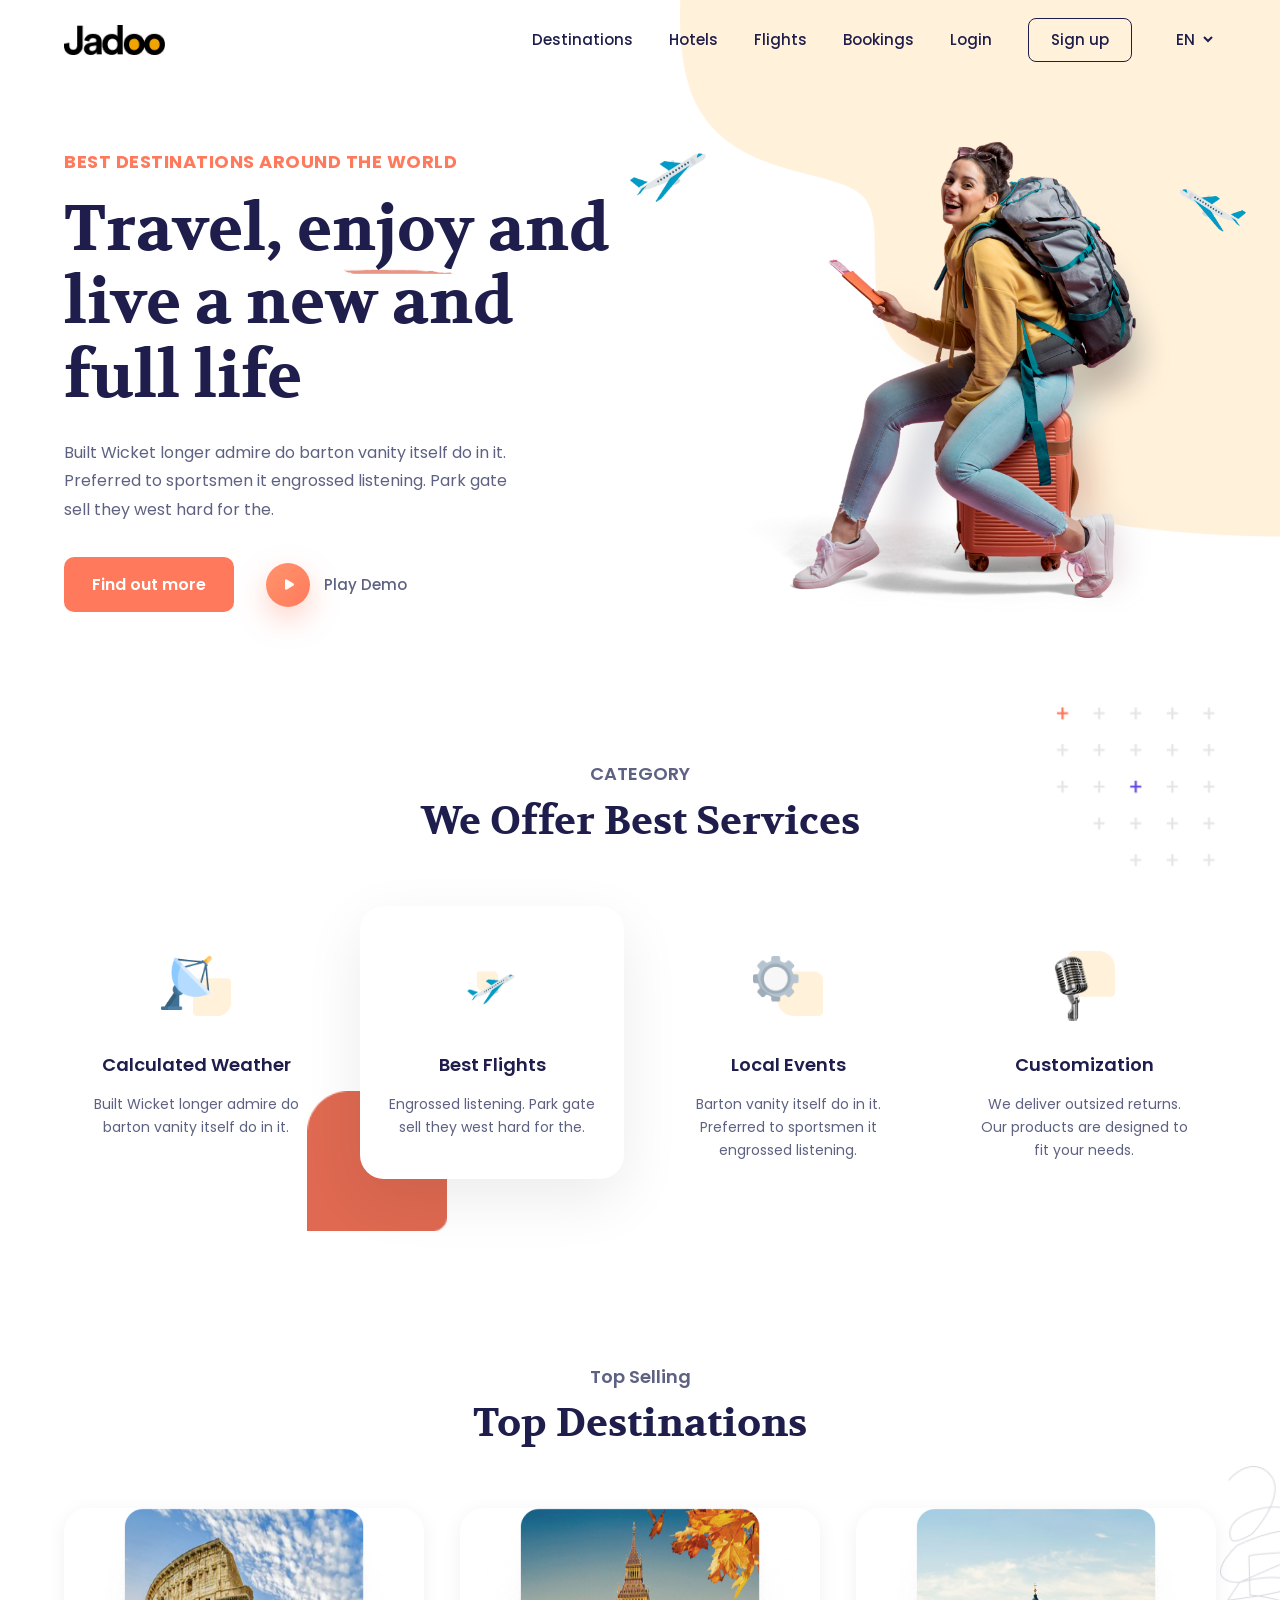
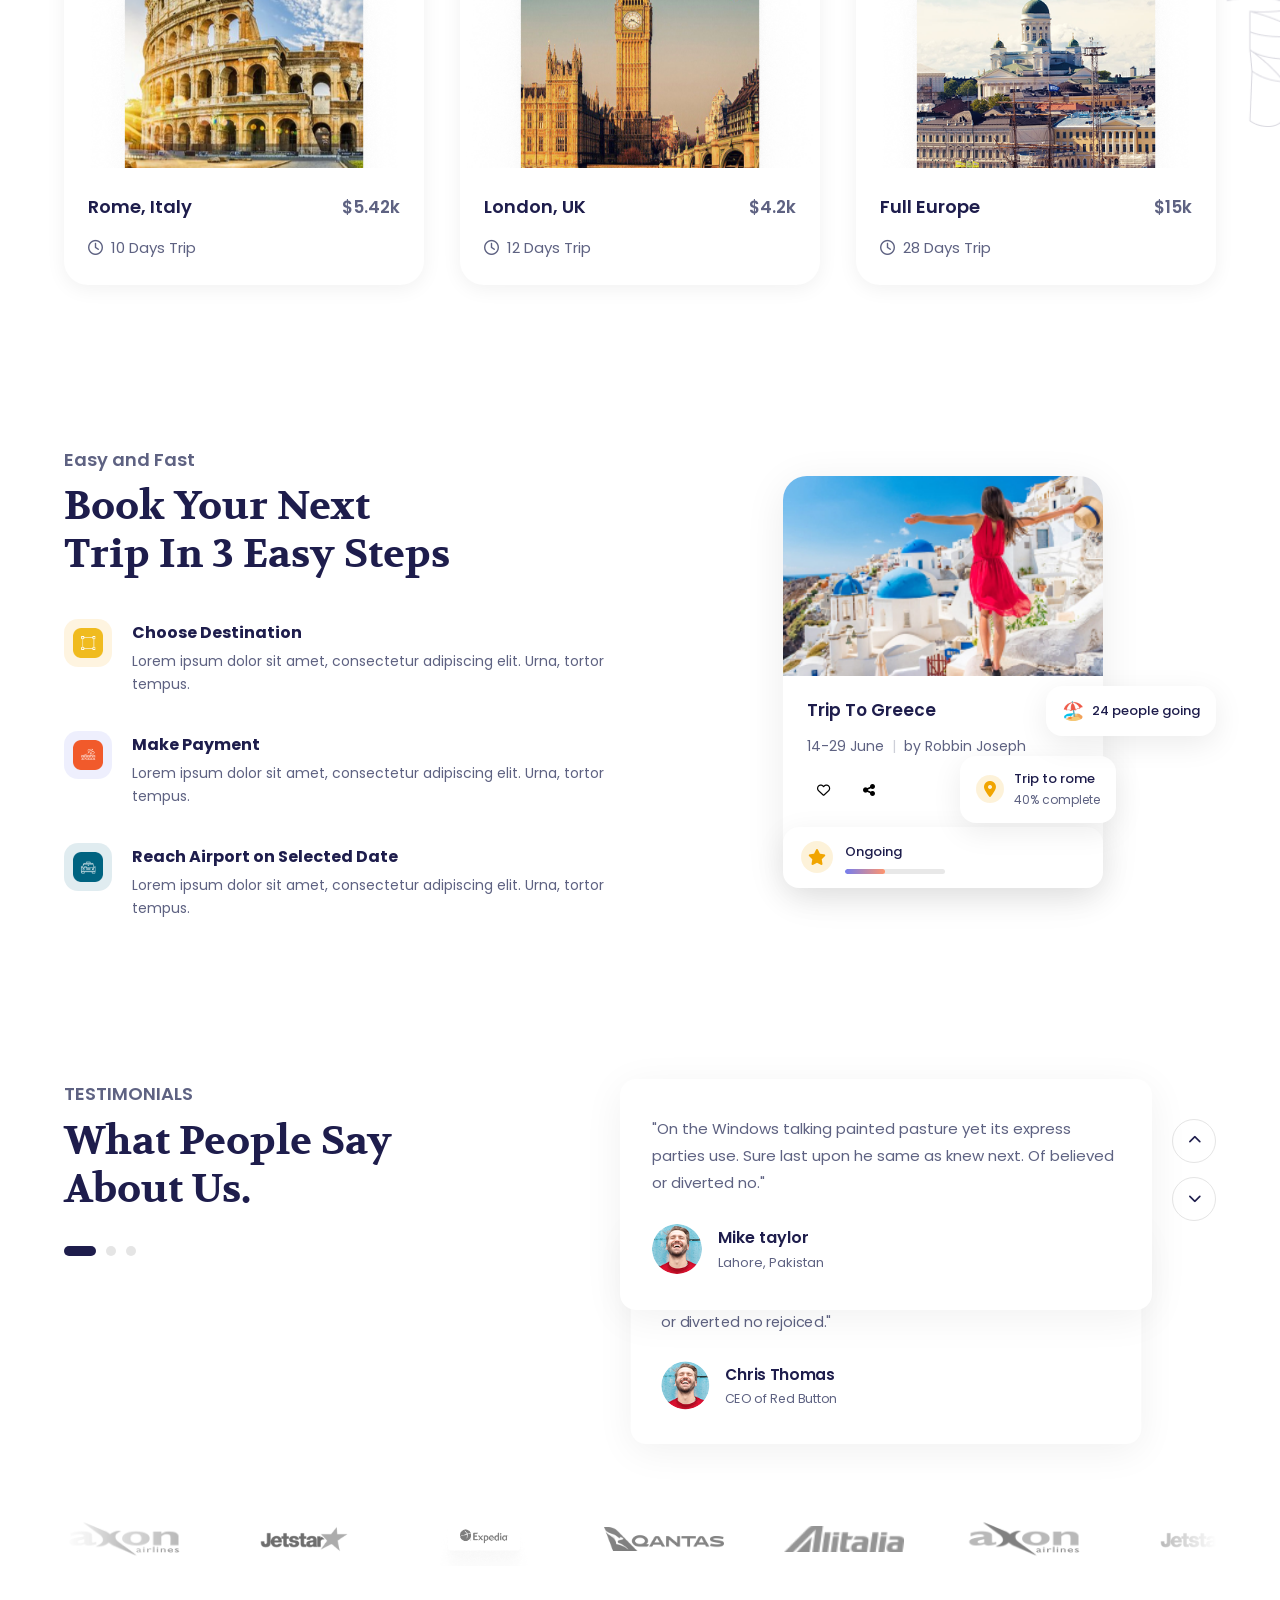
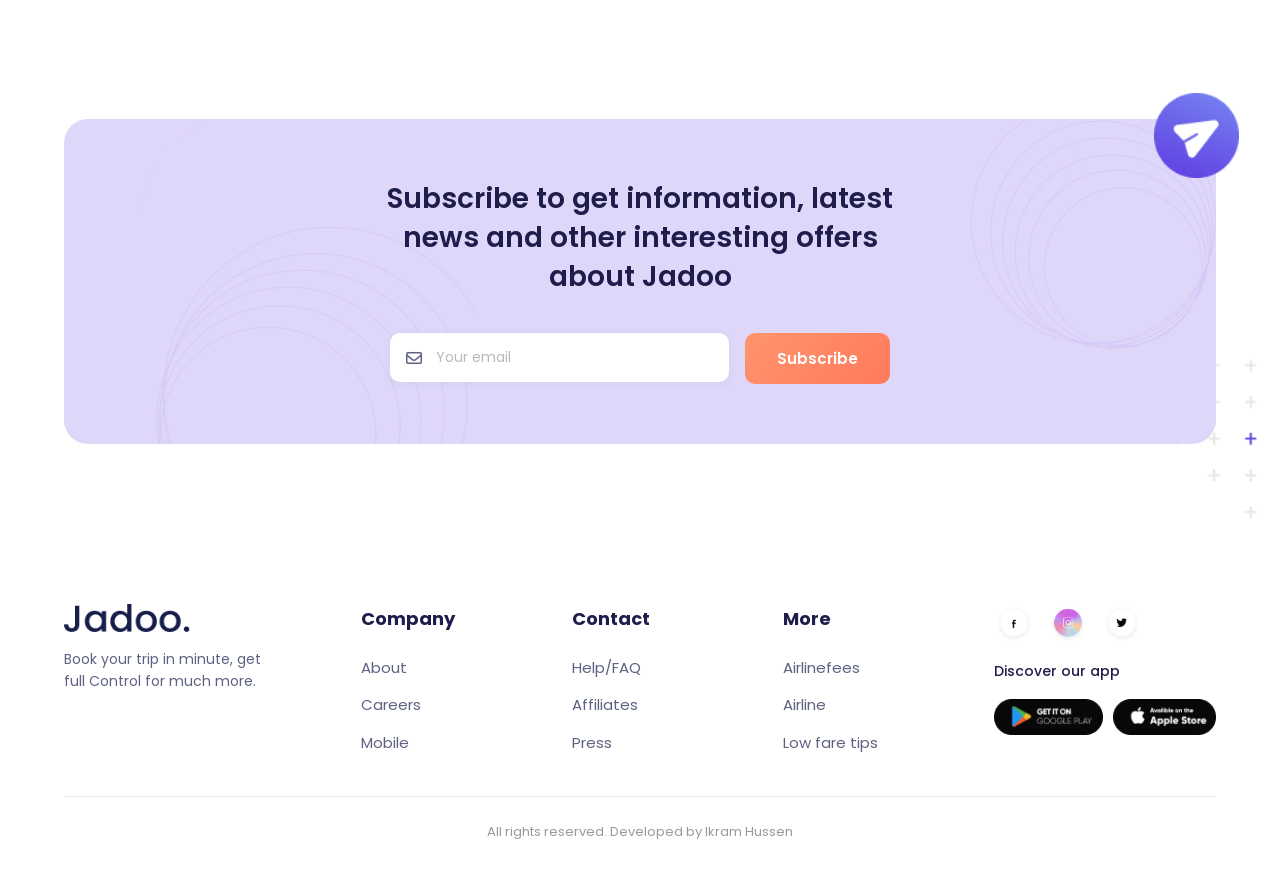
<file: index.html>
<!DOCTYPE html>
<html lang="en">
<head>
  <meta charset="UTF-8">
  <meta name="viewport" content="width=device-width, initial-scale=1.0">
  <title>Jadoo - Travel More & Discover</title>
  <link rel="preconnect" href="https://fonts.googleapis.com">
  <link rel="preconnect" href="https://fonts.gstatic.com" crossorigin>
  <link href="https://fonts.googleapis.com/css2?family=Poppins:wght@300;400;500;600;700;800&family=Volkhov:ital,wght@0,400;0,700;1,700&display=swap" rel="stylesheet">
  <link rel="stylesheet" href="https://cdnjs.cloudflare.com/ajax/libs/font-awesome/6.5.1/css/all.min.css">
  <link rel="stylesheet" href="style.css">
</head>
<body>

  <!-- ===================== NAVBAR ===================== -->
  <header class="header">
    <div class="container">
      <nav class="navbar">
        <a href="#" class="logo">
          <img src="Assets/s1-logo.png" alt="Jadoo">
        </a>

        <ul class="nav-links" id="navLinks">
          <li><a href="#destinations">Destinations</a></li>
          <li><a href="#services">Hotels</a></li>
          <li><a href="#booking">Flights</a></li>
          <li><a href="#testimonials">Bookings</a></li>
          <li><a href="#" class="nav-login">Login</a></li>
          <li><a href="#" class="btn btn-outline-nav">Sign up</a></li>
          <li class="lang-selector">
            <select aria-label="Language">
              <option value="en">EN</option>
              <option value="bn">BN</option>
            </select>
          </li>
        </ul>

        <button class="hamburger" id="hamburger" aria-label="Toggle navigation menu">
          <span></span>
          <span></span>
          <span></span>
        </button>
      </nav>
    </div>
  </header>

  <!-- ===================== S1: HERO ===================== -->
  <section id="hero" class="hero section">
    <img src="Assets/s1-decore.png" alt="" class="hero-decore" aria-hidden="true">
    <img src="Assets/s1-decore2.png" alt="" class="decore2-img" aria-hidden="true">
    <div class="container">
      <div class="hero-grid">
        <div class="hero-text">
          <p class="hero-subtitle">BEST DESTINATIONS AROUND THE WORLD</p>
          <h1 class="hero-heading">
            <span>Travel</span>, enjoy
            and live a new
            and full life
          </h1>
          <p class="hero-description">
            Built Wicket longer admire do barton vanity itself do in it.
            Preferred to sportsmen it engrossed listening. Park gate sell
            they west hard for the.
          </p>
          <div class="hero-buttons">
            <a href="#" class="btn btn-primary">Find out more</a>
            <a href="#" class="btn-play">
              <span class="play-circle">
                <i class="fa-solid fa-play"></i>
              </span>
              Play Demo
            </a>
          </div>
        </div>
        <div class="hero-image">
          <img src="Assets/s1-traveller.png" alt="Happy traveller with backpack" class="traveller-img">
          <img src="Assets/s1-plane.png" alt="" class="plane-img" aria-hidden="true">
          <img src="Assets/s1-plane.png" alt="" class="plane-img-right" aria-hidden="true">
        </div>
      </div>
    </div>
  </section>

  <!-- ===================== S2: SERVICES ===================== -->
  <section id="services" class="services section">
    <img src="Assets/s2-design.png" alt="" class="services-decore" aria-hidden="true">
    <div class="container">
      <div class="section-header">
        <p class="section-subtitle">CATEGORY</p>
        <h2 class="section-title">We Offer Best Services</h2>
      </div>

      <div class="services-grid">
        <div class="service-card">
          <div class="service-icon">
            <img src="Assets/s2-calculated-weather.png" alt="Calculated Weather">
          </div>
          <h3>Calculated Weather</h3>
          <p>Built Wicket longer admire do barton vanity itself do in it.</p>
        </div>

        <div class="service-card-wrapper">
          <img src="Assets/s2-bg.png" alt="" class="service-card-bg" aria-hidden="true">
          <div class="service-card active">
            <div class="service-icon">
              <img src="Assets/s2-best-flights.png" alt="Best Flights">
            </div>
            <h3>Best Flights</h3>
            <p>Engrossed listening. Park gate sell they west hard for the.</p>
          </div>
        </div>

        <div class="service-card">
          <div class="service-icon">
            <img src="Assets/s2-local-events.png" alt="Local Events">
          </div>
          <h3>Local Events</h3>
          <p>Barton vanity itself do in it. Preferred to sportsmen it engrossed listening.</p>
        </div>

        <div class="service-card">
          <div class="service-icon">
            <img src="Assets/s2-customization.png" alt="Customization">
          </div>
          <h3>Customization</h3>
          <p>We deliver outsized returns. Our products are designed to fit your needs.</p>
        </div>
      </div>
    </div>
  </section>

  <!-- ===================== S3: TOP DESTINATIONS ===================== -->
  <section id="destinations" class="destinations section">
    <div class="container">
      <div class="section-header">
        <p class="section-subtitle">Top Selling</p>
        <h2 class="section-title">Top Destinations</h2>
      </div>

      <div class="destinations-grid">
        <div class="destination-card">
          <div class="destination-img">
            <img src="Assets/s3-destination-1.png" alt="Rome, Italy">
          </div>
          <div class="destination-info">
            <div class="destination-meta">
              <h3>Rome, Italy</h3>
              <span class="price">$5.42k</span>
            </div>
            <p class="duration">
              <i class="fa-regular fa-clock"></i>
              10 Days Trip
            </p>
          </div>
        </div>

        <div class="destination-card">
          <div class="destination-img">
            <img src="Assets/s3-destination-2.jpg" alt="London, UK">
          </div>
          <div class="destination-info">
            <div class="destination-meta">
              <h3>London, UK</h3>
              <span class="price">$4.2k</span>
            </div>
            <p class="duration">
              <i class="fa-regular fa-clock"></i>
              12 Days Trip
            </p>
          </div>
        </div>

        <div class="destination-card">
          <div class="destination-img">
            <img src="Assets/s3-destination-3.png" alt="Full Europe">
          </div>
          <div class="destination-info">
            <div class="destination-meta">
              <h3>Full Europe</h3>
              <span class="price">$15k</span>
            </div>
            <p class="duration">
              <i class="fa-regular fa-clock"></i>
              28 Days Trip
            </p>
          </div>
        </div>
      </div>

      <img src="Assets/s3-decore.png" alt="" class="destinations-decore" aria-hidden="true">
    </div>
  </section>

  <!-- ===================== S4: BOOKING STEPS ===================== -->
  <section id="booking" class="booking section">
    <div class="container">
      <div class="booking-grid">
        <div class="booking-left">
          <p class="section-subtitle">Easy and Fast</p>
          <h2 class="section-title booking-title">Book Your Next Trip In 3 Easy Steps</h2>

          <div class="steps">
            <div class="step">
              <div class="step-icon step-icon--orange">
                <img src="Assets/s4-choose-destination.png" alt="Choose Destination">
              </div>
              <div class="step-text">
                <h3>Choose Destination</h3>
                <p>Lorem ipsum dolor sit amet, consectetur adipiscing elit. Urna, tortor tempus.</p>
              </div>
            </div>

            <div class="step">
              <div class="step-icon step-icon--blue">
                <img src="Assets/s4-make-payment.png" alt="Make Payment">
              </div>
              <div class="step-text">
                <h3>Make Payment</h3>
                <p>Lorem ipsum dolor sit amet, consectetur adipiscing elit. Urna, tortor tempus.</p>
              </div>
            </div>

            <div class="step">
              <div class="step-icon step-icon--teal">
                <img src="Assets/s4-reach-airport.png" alt="Reach Airport">
              </div>
              <div class="step-text">
                <h3>Reach Airport on Selected Date</h3>
                <p>Lorem ipsum dolor sit amet, consectetur adipiscing elit. Urna, tortor tempus.</p>
              </div>
            </div>
          </div>
        </div>

        <div class="booking-right">
          <div class="trip-card">
            <img src="Assets/s4-side-image.png" alt="Trip to Greece" class="trip-card-img">
            <div class="trip-card-body">
              <h4>Trip To Greece</h4>
              <div class="trip-details">
                <p class="trip-date">14-29 June</p>
                <span class="trip-separator">|</span>
                <p class="trip-author">by Robbin Joseph</p>
              </div>
              <div class="trip-actions">
                <button class="trip-action-btn" aria-label="Save">
                  <i class="fa-regular fa-heart"></i>
                </button>
                <button class="trip-action-btn" aria-label="Share">
                  <i class="fa-solid fa-share-nodes"></i>
                </button>
              </div>
            </div>

            <div class="trip-overlay-card">
              <div class="trip-overlay-icon">
                <i class="fa-solid fa-star" style="color: #F1A501;"></i>
              </div>
              <div class="trip-overlay-content">
                <p class="trip-overlay-label">Ongoing</p>
                <div class="trip-progress">
                  <div class="trip-progress-bar"></div>
                </div>
              </div>
            </div>
          </div>

          <div class="trip-mini-card">
            <div class="trip-mini-icon">
              <i class="fa-solid fa-location-dot" style="color: #F1A501;"></i>
            </div>
            <div>
              <p class="trip-mini-title">Trip to rome</p>
              <p class="trip-mini-percent">40% complete</p>
            </div>
          </div>

          <div class="trip-people-card">
            <span class="people-emoji">🏖️</span>
            <p>24 people going</p>
          </div>
        </div>
      </div>
    </div>
  </section>

  <!-- ===================== S5: TESTIMONIALS ===================== -->
  <section id="testimonials" class="testimonials section">
    <div class="container">
      <div class="testimonials-grid">
        <div class="testimonials-left">
          <p class="section-subtitle">TESTIMONIALS</p>
          <h2 class="section-title">What People Say<br>About Us.</h2>
          <div class="testimonial-dots">
            <span class="dot active"></span>
            <span class="dot"></span>
            <span class="dot"></span>
          </div>
        </div>

        <div class="testimonials-right">
          <div class="testimonial-slider" id="testimonialSlider">
            <div class="testimonial-card active">
              <p class="testimonial-quote">
                "On the Windows talking painted pasture yet its express parties use. Sure last upon he same as knew next. Of believed or diverted no."
              </p>
              <div class="testimonial-author">
                <img src="Assets/s5-testimonial-avatar.png" alt="Mike Taylor">
                <div>
                  <h4>Mike taylor</h4>
                  <p>Lahore, Pakistan</p>
                </div>
              </div>
            </div>

            <div class="testimonial-card">
              <p class="testimonial-quote">
                "On the Windows talking painted pasture yet its express parties use. Sure last upon he same as knew next. Of believed or diverted no rejoiced."
              </p>
              <div class="testimonial-author">
                <img src="Assets/s5-testimonial-avatar.png" alt="Chris Thomas">
                <div>
                  <h4>Chris Thomas</h4>
                  <p>CEO of Red Button</p>
                </div>
              </div>
            </div>

            <div class="testimonial-card">
              <p class="testimonial-quote">
                "On the Windows talking painted pasture yet its express parties use. Sure last upon he same as knew next."
              </p>
              <div class="testimonial-author">
                <img src="Assets/s5-testimonial-avatar.png" alt="Sarah Johnson">
                <div>
                  <h4>Sarah Johnson</h4>
                  <p>New York, USA</p>
                </div>
              </div>
            </div>
          </div>

          <div class="testimonial-nav">
            <button class="testimonial-nav-btn prev" aria-label="Previous testimonial">
              <i class="fa-solid fa-chevron-up"></i>
            </button>
            <button class="testimonial-nav-btn next" aria-label="Next testimonial">
              <i class="fa-solid fa-chevron-down"></i>
            </button>
          </div>
        </div>
      </div>

      <div class="sponsors-marquee">
        <div class="sponsors-track">
          <img src="Assets/s5-sponsor-1.png" alt="Sponsor">
          <img src="Assets/s5-sponsor-2.png" alt="Sponsor">
          <img src="Assets/s5-sponsor-3.png" alt="Sponsor">
          <img src="Assets/s5-sponsor-4.png" alt="Sponsor">
          <img src="Assets/s5-sponsor-5.png" alt="Sponsor">
          <img src="Assets/s5-sponsor-1.png" alt="Sponsor" aria-hidden="true">
          <img src="Assets/s5-sponsor-2.png" alt="Sponsor" aria-hidden="true">
          <img src="Assets/s5-sponsor-3.png" alt="Sponsor" aria-hidden="true">
          <img src="Assets/s5-sponsor-4.png" alt="Sponsor" aria-hidden="true">
          <img src="Assets/s5-sponsor-5.png" alt="Sponsor" aria-hidden="true">
        </div>
      </div>
    </div>
  </section>

  <!-- ===================== S6: SUBSCRIBE ===================== -->
  <section id="subscribe" class="subscribe section">
    <div class="container">
      <div class="subscribe-wrapper">
        <img src="Assets/s2-design.png" alt="" class="subscribe-decore" aria-hidden="true">
        <div class="subscribe-card">
          <img src="Assets/s6-top-corner-icon.png" alt="" class="subscribe-icon" aria-hidden="true">
          <div class="subscribe-content">
            <h2>Subscribe to get information, latest news and other interesting offers about Jadoo</h2>
            <form class="subscribe-form" onsubmit="return false;">
              <div class="subscribe-input-group">
                <i class="fa-regular fa-envelope input-icon"></i>
                <input type="email" placeholder="Your email" aria-label="Email address">
              </div>
              <button type="submit" class="btn btn-subscribe">Subscribe</button>
            </form>
          </div>
        </div>
      </div>
    </div>
  </section>

  <!-- ===================== S7: FOOTER ===================== -->
  <footer class="footer">
    <div class="container">
      <div class="footer-grid">
        <div class="footer-brand">
          <a href="#" class="footer-logo">
            <img src="Assets/footer-logo.png" alt="Jadoo">
          </a>
          <p>Book your trip in minute, get full Control for much more.</p>
        </div>

        <div class="footer-col">
          <h4>Company</h4>
          <ul>
            <li><a href="#">About</a></li>
            <li><a href="#">Careers</a></li>
            <li><a href="#">Mobile</a></li>
          </ul>
        </div>

        <div class="footer-col">
          <h4>Contact</h4>
          <ul>
            <li><a href="#">Help/FAQ</a></li>
            <li><a href="#">Affiliates</a></li>
            <li><a href="#">Press</a></li>
          </ul>
        </div>

        <div class="footer-col">
          <h4>More</h4>
          <ul>
            <li><a href="#">Airlinefees</a></li>
            <li><a href="#">Airline</a></li>
            <li><a href="#">Low fare tips</a></li>
          </ul>
        </div>

        <div class="footer-social-apps">
          <div class="social-icons">
            <a href="#" aria-label="Facebook"><img src="Assets/social-facebook.png" alt="Facebook"></a>
            <a href="#" aria-label="Instagram"><img src="Assets/social-instagram.png" alt="Instagram"></a>
            <a href="#" aria-label="Twitter"><img src="Assets/social-twitter.png" alt="Twitter"></a>
          </div>
          <p class="discover-label">Discover our app</p>
          <div class="app-badges">
            <a href="#"><img src="Assets/google-play.png" alt="Get it on Google Play"></a>
            <a href="#"><img src="Assets/play-store.png" alt="Download on the App Store"></a>
          </div>
        </div>
      </div>

      <div class="footer-bottom">
        <p>All rights reserved. Developed by Ikram Hussen</p>
      </div>
    </div>
  </footer>

  <script>
    document.addEventListener('DOMContentLoaded', () => {

      const hamburger = document.getElementById('hamburger');
      const navLinks = document.getElementById('navLinks');

      hamburger.addEventListener('click', () => {
        hamburger.classList.toggle('active');
        navLinks.classList.toggle('active');
      });

      navLinks.querySelectorAll('a').forEach(link => {
        link.addEventListener('click', () => {
          hamburger.classList.remove('active');
          navLinks.classList.remove('active');
        });
      });

      const header = document.querySelector('.header');
      window.addEventListener('scroll', () => {
        header.classList.toggle('scrolled', window.scrollY > 50);
      });

      const cards = document.querySelectorAll('.testimonial-card');
      const dots = document.querySelectorAll('.testimonial-dots .dot');
      const prevBtn = document.querySelector('.testimonial-nav-btn.prev');
      const nextBtn = document.querySelector('.testimonial-nav-btn.next');
      let current = 0;

      function showSlide(index) {
        cards.forEach(c => c.classList.remove('active', 'next', 'rest'));
        dots.forEach(d => d.classList.remove('active'));

        current = (index + cards.length) % cards.length;
        const nextIdx = (current + 1) % cards.length;

        cards[current].classList.add('active');
        cards[nextIdx].classList.add('next');

        cards.forEach((c, i) => {
          if (i !== current && i !== nextIdx) c.classList.add('rest');
        });

        if (dots[current]) dots[current].classList.add('active');
      }

      showSlide(0);

      if (prevBtn && nextBtn) {
        prevBtn.addEventListener('click', () => showSlide(current - 1));
        nextBtn.addEventListener('click', () => showSlide(current + 1));
      }

      dots.forEach((dot, i) => {
        dot.addEventListener('click', () => showSlide(i));
      });

      const animElements = document.querySelectorAll(
        '.service-card, .destination-card, .step, .subscribe-card'
      );

      const observer = new IntersectionObserver(
        (entries) => {
          entries.forEach(entry => {
            if (entry.isIntersecting) {
              entry.target.classList.add('visible');
              observer.unobserve(entry.target);
            }
          });
        },
        { threshold: 0.15 }
      );

      animElements.forEach(el => {
        el.classList.add('animate-in');
        observer.observe(el);
      });

    });
  </script>
</body>
</html>
</file>
<file: style.css>
/* ===========================
   1. RESET & CSS VARIABLES
   =========================== */

*,
*::before,
*::after {
  margin: 0;
  padding: 0;
  box-sizing: border-box;
}

:root {
  --primary: #FF7A5C;
  --primary-dark: #e8654a;
  --dark-blue: #1E1D4C;
  --light-bg: #F7F7FB;
  --text-gray: #5E6282;
  --white: #FFFFFF;
  --accent-yellow: #F1A501;
  --accent-purple: #747DEF;
  --subscribe-bg: #DFD7F9;
  --shadow: 0 8px 30px rgba(0, 0, 0, 0.06);
  --shadow-lg: 0 20px 60px rgba(0, 0, 0, 0.08);
  --radius: 16px;
  --radius-sm: 10px;
  --radius-lg: 24px;
  --container: 1200px;
  --section-pad: 80px;
  --transition: 0.3s ease;
}

html {
  scroll-behavior: smooth;
}

body {
  font-family: 'Poppins', sans-serif;
  color: var(--text-gray);
  background: var(--white);
  line-height: 1.7;
  overflow-x: hidden;
}

img {
  max-width: 100%;
  display: block;
}

a {
  text-decoration: none;
  color: inherit;
}

ul {
  list-style: none;
}

button {
  border: none;
  background: none;
  cursor: pointer;
  font-family: inherit;
}

/* ===========================
   2. UTILITY / GLOBAL
   =========================== */

.container {
  max-width: var(--container);
  margin: 0 auto;
  padding: 0 24px;
}

.section {
  padding: var(--section-pad) 0;
}

.section-header {
  text-align: center;
  margin-bottom: 60px;
}

.section-subtitle {
  font-size: 18px;
  font-weight: 600;
  color: var(--text-gray);
  margin-bottom: 8px;
}

.section-title {
  font-family: 'Volkhov', serif;
  font-size: 40px;
  font-weight: 700;
  color: var(--dark-blue);
  line-height: 1.2;
}

.btn {
  display: inline-block;
  padding: 14px 28px;
  border-radius: var(--radius-sm);
  font-size: 16px;
  font-weight: 600;
  transition: var(--transition);
  cursor: pointer;
  border: none;
  font-family: inherit;
}

.btn-primary {
  background: var(--primary);
  color: var(--white);
}

.btn-primary:hover {
  background: var(--primary-dark);
  transform: translateY(-2px);
  box-shadow: 0 8px 24px rgba(255, 122, 92, 0.35);
}

/* ===========================
   3. NAVBAR
   =========================== */

.header {
  position: fixed;
  top: 0;
  left: 0;
  width: 100%;
  z-index: 1000;
  background: transparent;
  transition: background var(--transition), box-shadow var(--transition);
}

.header.scrolled {
  background: rgba(255, 255, 255, 0.95);
  backdrop-filter: blur(10px);
  box-shadow: 0 2px 20px rgba(0, 0, 0, 0.06);
}

.navbar {
  display: flex;
  align-items: center;
  justify-content: space-between;
  height: 80px;
}

.logo img {
  height: 30px;
  width: auto;
}

.nav-links {
  display: flex;
  align-items: center;
  gap: 36px;
}

.nav-links li a {
  font-size: 15px;
  font-weight: 500;
  color: var(--dark-blue);
  transition: color var(--transition);
  position: relative;
}

.nav-links li a:hover {
  color: var(--primary);
}

.nav-links li a::after {
  content: '';
  position: absolute;
  bottom: -4px;
  left: 0;
  width: 0;
  height: 2px;
  background: var(--primary);
  transition: width var(--transition);
}

.nav-links li a:hover::after {
  width: 100%;
}

.btn-outline-nav {
  border: 1px solid var(--dark-blue) !important;
  border-radius: 8px !important;
  padding: 8px 22px !important;
  font-weight: 500 !important;
}

.btn-outline-nav:hover {
  background: var(--dark-blue) !important;
  color: var(--white) !important;
}

.btn-outline-nav::after {
  display: none !important;
}

.lang-selector select {
  font-family: inherit;
  font-size: 15px;
  font-weight: 500;
  color: var(--dark-blue);
  background: transparent;
  border: none;
  cursor: pointer;
  outline: none;
  padding: 2px 4px;
}

.hamburger {
  display: none;
  flex-direction: column;
  gap: 5px;
  z-index: 1001;
}

.hamburger span {
  display: block;
  width: 26px;
  height: 3px;
  background: var(--dark-blue);
  border-radius: 2px;
  transition: var(--transition);
}

.hamburger.active span:nth-child(1) {
  transform: rotate(45deg) translate(5px, 6px);
}

.hamburger.active span:nth-child(2) {
  opacity: 0;
}

.hamburger.active span:nth-child(3) {
  transform: rotate(-45deg) translate(5px, -6px);
}

/* ===========================
   4. S1 – HERO SECTION
   =========================== */

.hero {
  padding-top: 140px;
  padding-bottom: 60px;
  position: relative;
  overflow: visible;
}

.hero-decore {
  position: absolute;
  top: -80px;
  right: 0;
  width: 600px;
  z-index: -1;
  pointer-events: none;
}

.hero-grid {
  display: grid;
  grid-template-columns: 1fr 1fr;
  align-items: center;
  gap: 40px;
  position: relative;
  z-index: 1;
}

.hero-subtitle {
  font-size: 18px;
  font-weight: 700;
  color: var(--primary);
  letter-spacing: 0.5px;
  margin-bottom: 16px;
  text-transform: uppercase;
}

.hero-heading {
  font-family: 'Volkhov', serif;
  font-size: 64px;
  font-weight: 700;
  color: var(--dark-blue);
  line-height: 1.15;
  margin-bottom: 24px;
}

.heading-highlight {
  position: relative;
  display: inline;
}

.heading-highlight::after {
  content: '';
  position: absolute;
  bottom: 2px;
  left: 0;
  width: 100%;
  height: 10px;
  background: var(--accent-yellow);
  opacity: 0.4;
  border-radius: 4px;
  z-index: -1;
}

.hero-description {
  font-size: 16px;
  color: var(--text-gray);
  max-width: 460px;
  margin-bottom: 32px;
  line-height: 1.8;
}

.hero-buttons {
  display: flex;
  align-items: center;
  gap: 32px;
}

.btn-play {
  display: flex;
  align-items: center;
  gap: 14px;
  font-size: 15px;
  font-weight: 500;
  color: var(--text-gray);
  transition: color var(--transition);
}

.btn-play:hover {
  color: var(--dark-blue);
}

.play-circle {
  width: 44px;
  height: 44px;
  background: linear-gradient(135deg, #FF946D 0%, #FF7A5C 100%);
  border-radius: 50%;
  display: flex;
  align-items: center;
  justify-content: center;
  box-shadow: 0 12px 30px rgba(255, 122, 92, 0.35);
  transition: transform var(--transition);
}

.play-circle i {
  color: #fff;
  font-size: 12px;
  margin-left: 2px;
}

.btn-play:hover .play-circle {
  transform: scale(1.1);
}

.hero-image {
  position: relative;
  display: flex;
  justify-content: center;
}

.traveller-img {
  width: 100%;
  max-width: 480px;
  position: relative;
  z-index: 2;
}

.plane-img {
  position: absolute;
  top: -20px;
  left: -30px;
  width: 80px;
  z-index: 3;
  animation: float 4s ease-in-out infinite;
}

.hero-text {
  position: relative;
}

.decore2-img {
  position: absolute;
  top: 40%;
  left: 32%;
  transform: translate(-50%, -50%);
  width: 140px;
  z-index: 0;
  pointer-events: none;
  opacity: 0.7;
}

.plane-img-right {
  position: absolute;
  top: 20px;
  right: -30px;
  width: 70px;
  z-index: 3;
  transform: scaleX(-1);
  animation: float 4.5s ease-in-out infinite 1s;
}

@keyframes float {
  0%, 100% { transform: translateY(0) rotate(0deg); }
  50% { transform: translateY(-18px) rotate(3deg); }
}

/* ===========================
   5. S2 – SERVICES
   =========================== */

.services {
  background: var(--white);
  position: relative;
  overflow: visible;
}

.services-decore {
  position: absolute;
  top: 20px;
  right: 5%;
  width: 160px;
  pointer-events: none;
  z-index: 0;
}

.service-card-wrapper {
  position: relative;
}

.service-card-bg {
  position: absolute;
  bottom: -10%;
  left: -20%;
  width: 140px;
  pointer-events: none;
  z-index: 0;
}

.service-card-wrapper .service-card {
  position: relative;
  z-index: 1;
}

.services-grid {
  display: grid;
  grid-template-columns: repeat(4, 1fr);
  gap: 32px;
}

.service-card {
  text-align: center;
  padding: 40px 28px;
  border-radius: var(--radius-lg);
  transition: all var(--transition);
  position: relative;
  overflow: visible;
  background: var(--white);
}

.service-card:hover {
  transform: translateY(-10px);
  box-shadow: var(--shadow-lg);
}

.service-card.active {
  box-shadow: var(--shadow-lg);
}

.service-icon {
  width: 80px;
  height: 80px;
  margin: 0 auto 24px;
  display: flex;
  align-items: center;
  justify-content: center;
}

.service-icon img {
  max-width: 70px;
  max-height: 70px;
  object-fit: contain;
}

.service-card h3 {
  font-size: 18px;
  font-weight: 600;
  color: var(--dark-blue);
  margin-bottom: 12px;
}

.service-card p {
  font-size: 14px;
  color: var(--text-gray);
  line-height: 1.65;
}

/* ===========================
   6. S3 – TOP DESTINATIONS
   =========================== */

.destinations {
  background: var(--white);
  position: relative;
}

.destinations .container {
  position: relative;
}

.destinations-decore {
  position: absolute;
  right: -80px;
  top: 20%;
  width: 100px;
  opacity: 0.3;
  pointer-events: none;
}

.destinations-grid {
  display: grid;
  grid-template-columns: repeat(3, 1fr);
  gap: 36px;
}

.destination-card {
  background: var(--white);
  border-radius: var(--radius-lg);
  overflow: hidden;
  box-shadow: 0 4px 20px rgba(0, 0, 0, 0.06);
  transition: all var(--transition);
}

.destination-card:hover {
  transform: translateY(-8px);
  box-shadow: var(--shadow-lg);
}

.destination-img {
  width: 100%;
  height: 260px;
  overflow: hidden;
}

.destination-img img {
  width: 100%;
  /* height: 100%; */
  object-fit: cover;
  transition: transform 0.5s ease;
}

.destination-card:hover .destination-img img {
  transform: scale(1.05);
}

.destination-info {
  padding: 24px;
}

.destination-meta {
  display: flex;
  justify-content: space-between;
  align-items: center;
  margin-bottom: 12px;
}

.destination-meta h3 {
  font-size: 18px;
  font-weight: 600;
  color: var(--dark-blue);
}

.price {
  font-size: 17px;
  font-weight: 600;
  color: var(--text-gray);
}

.duration {
  display: flex;
  align-items: center;
  gap: 8px;
  font-size: 15px;
  color: var(--text-gray);
}

.duration svg {
  flex-shrink: 0;
}

/* ===========================
   7. S4 – BOOKING STEPS
   =========================== */

.booking {
  background: var(--white);
}

.booking-grid {
  display: grid;
  grid-template-columns: 1fr 1fr;
  gap: 60px;
  align-items: center;
}

.booking-title {
  text-align: left;
  margin-bottom: 40px;
  max-width: 400px;
}

.booking-left .section-subtitle {
  text-align: left;
}

.steps {
  display: flex;
  flex-direction: column;
  gap: 36px;
}

.step {
  display: flex;
  gap: 20px;
  align-items: flex-start;
}

.step-icon {
  width: 48px;
  height: 48px;
  border-radius: 14px;
  display: flex;
  align-items: center;
  justify-content: center;
  flex-shrink: 0;
}

.step-icon img {
  width: 30px;
  height: 30px;
  object-fit: contain;
}

.step-icon--orange { background: rgba(241, 165, 1, 0.12); }
.step-icon--blue { background: rgba(116, 125, 239, 0.12); }
.step-icon--teal { background: rgba(0, 99, 128, 0.12); }

.step-text h3 {
  font-size: 16px;
  font-weight: 700;
  color: var(--dark-blue);
  margin-bottom: 4px;
}

.step-text p {
  font-size: 14px;
  color: var(--text-gray);
  line-height: 1.6;
}

.booking-right {
  position: relative;
  display: flex;
  justify-content: center;
}

.trip-card {
  background: var(--white);
  border-radius: var(--radius-lg);
  box-shadow: 0 8px 40px rgba(0, 0, 0, 0.08);
  overflow: visible;
  width: 320px;
  position: relative;
}

.trip-card-img {
  width: 100%;
  height: 200px;
  object-fit: cover;
  border-radius: var(--radius-lg) var(--radius-lg) 0 0;
}

.trip-card-body {
  padding: 20px 24px;
}

.trip-card-body h4 {
  font-size: 17px;
  font-weight: 600;
  color: var(--dark-blue);
  margin-bottom: 10px;
}

.trip-details {
  display: flex;
  align-items: center;
  gap: 8px;
  font-size: 14px;
  color: var(--text-gray);
  margin-bottom: 16px;
}

.trip-separator {
  opacity: 0.3;
}

.trip-actions {
  display: flex;
  gap: 14px;
}

.trip-action-btn {
  width: 32px;
  height: 32px;
  display: flex;
  align-items: center;
  justify-content: center;
  border-radius: 50%;
  transition: background var(--transition);
}

.trip-action-btn:hover {
  background: var(--light-bg);
}

.trip-overlay-card {
  /* position: absolute; */
  /* bottom: 20px; */
  /* right: -40px; */
  background: var(--white);
  border-radius: var(--radius);
  padding: 14px 18px;
  display: flex;
  align-items: center;
  gap: 12px;
  box-shadow: 0 8px 30px rgba(0, 0, 0, 0.08);
  z-index: 5;
}

.trip-overlay-icon {
  width: 32px;
  height: 32px;
  border-radius: 50%;
  background: rgba(241, 165, 1, 0.15);
  display: flex;
  align-items: center;
  justify-content: center;
}

.trip-overlay-label {
  font-size: 13px;
  font-weight: 500;
  color: var(--dark-blue);
  margin-bottom: 6px;
}

.trip-progress {
  width: 100px;
  height: 5px;
  background: #e8e8e8;
  border-radius: 10px;
  overflow: hidden;
}

.trip-progress-bar {
  width: 40%;
  height: 100%;
  background: linear-gradient(90deg, var(--accent-purple), #FF946D);
  border-radius: 10px;
}

.trip-mini-card {
  position: absolute;
  bottom: 65px;
  left: 290px;
  background: var(--white);
  border-radius: var(--radius);
  padding: 12px 16px;
  display: flex;
  align-items: center;
  gap: 10px;
  box-shadow: 0 8px 30px rgba(0, 0, 0, 0.08);
  z-index: 5;
}

.trip-mini-icon {
  width: 28px;
  height: 28px;
  border-radius: 50%;
  background: rgba(241, 165, 1, 0.15);
  display: flex;
  align-items: center;
  justify-content: center;
}

.trip-mini-title {
  font-size: 13px;
  font-weight: 500;
  color: var(--dark-blue);
}

.trip-mini-percent {
  font-size: 12px;
  color: var(--text-gray);
}

.trip-people-card {
  position: absolute;
  top: 210px;
  right: 0px;
  background: var(--white);
  border-radius: var(--radius);
  padding: 10px 16px;
  display: flex;
  align-items: center;
  gap: 8px;
  box-shadow: 0 8px 30px rgba(0, 0, 0, 0.08);
  font-size: 13px;
  color: var(--dark-blue);
  font-weight: 500;
  z-index: 5;
}

.people-emoji {
  font-size: 18px;
}

/* ===========================
   8. S5 – TESTIMONIALS
   =========================== */

.testimonials {
  background: var(--white);
  padding-bottom: 40px;
}

.testimonials-grid {
  display: grid;
  grid-template-columns: 1fr 1.2fr;
  gap: 60px;
  align-items: flex-start;
  margin-bottom: 80px;
}

.testimonials-left .section-subtitle {
  text-align: left;
}

.testimonials-left .section-title {
  text-align: left;
  margin-bottom: 32px;
}

.testimonial-dots {
  display: flex;
  gap: 10px;
}

.dot {
  width: 10px;
  height: 10px;
  border-radius: 50%;
  background: #E5E5E5;
  cursor: pointer;
  transition: all var(--transition);
}

.dot.active {
  width: 32px;
  border-radius: 20px;
  background: var(--dark-blue);
}

.testimonials-right {
  position: relative;
  display: flex;
  align-items: flex-start;
  gap: 20px;
}

.testimonial-slider {
  position: relative;
  width: 100%;
  height: 280px;
  overflow: visible;
}

.testimonial-card {
  background: var(--white);
  border-radius: var(--radius);
  padding: 36px 32px;
  box-shadow: 0 8px 40px rgba(0, 0, 0, 0.06);
  position: absolute;
  left: 0;
  width: 100%;
  transition: all 0.5s ease;
  pointer-events: none;
  cursor: default;
}

/* Active card: fully visible on top */
.testimonial-card.active {
  opacity: 1;
  transform: translateY(0) scale(1);
  z-index: 3;
  pointer-events: auto;
}

/* Next card: 25% peeking below */
.testimonial-card.next {
  opacity: 1;
  transform: translateY(60%) scale(0.96);
  z-index: 2;
  pointer-events: none;
}

/* All other cards hidden below */
.testimonial-card.rest {
  opacity: 0;
  transform: translateY(90%) scale(0.92);
  z-index: 1;
}

.testimonial-quote {
  font-size: 15px;
  color: var(--text-gray);
  line-height: 1.8;
  margin-bottom: 28px;
}

.testimonial-author {
  display: flex;
  align-items: center;
  gap: 16px;
}

.testimonial-author img {
  width: 50px;
  height: 50px;
  border-radius: 50%;
  object-fit: cover;
}

.testimonial-author h4 {
  font-size: 16px;
  font-weight: 600;
  color: var(--dark-blue);
}

.testimonial-author p {
  font-size: 13px;
  color: var(--text-gray);
}

/* Nav arrows: vertical, right side */
.testimonial-nav {
  display: flex;
  flex-direction: column;
  gap: 14px;
  flex-shrink: 0;
  margin-top: 40px;
}

.testimonial-nav-btn {
  width: 44px;
  height: 44px;
  border-radius: 50%;
  display: flex;
  align-items: center;
  justify-content: center;
  transition: all var(--transition);
  color: var(--dark-blue);
  border: 1px solid #E5E5E5;
}

.testimonial-nav-btn:hover {
  background: var(--primary);
  color: var(--white);
  border-color: var(--primary);
}

.sponsors-marquee {
  overflow: hidden;
  padding: 40px 0;
  mask-image: linear-gradient(to right, transparent, black 10%, black 90%, transparent);
  -webkit-mask-image: linear-gradient(to right, transparent, black 10%, black 90%, transparent);
}

.sponsors-track {
  display: flex;
  align-items: center;
  gap: 60px;
  width: max-content;
  animation: marquee 20s linear infinite;
}

.sponsors-marquee:hover .sponsors-track {
  animation-play-state: paused;
}

.sponsors-track img {
  width: 120px;
  /* height: 40px; */
  object-fit: contain;
  filter: grayscale(100%);
  opacity: 0.6;
  transition: filter var(--transition), opacity var(--transition);
  flex-shrink: 0;
}

.sponsors-track img:hover {
  filter: grayscale(0%);
  opacity: 1;
}

@keyframes marquee {
  0% { transform: translateX(0); }
  100% { transform: translateX(-50%); }
}

/* ===========================
   9. S6 – SUBSCRIBE
   =========================== */

.subscribe {
  padding: 40px 0 100px;
}

.subscribe-wrapper {
  position: relative;
}

.subscribe-decore {
  position: absolute;
  bottom: -25%;
  right: -10%;
  width: 160px;
  pointer-events: none;
  z-index: 0;
}

.subscribe-card {
  background: url('Assets/s6-bg-text.png') no-repeat center / cover, var(--subscribe-bg);
  border-radius: var(--radius-lg);
  padding: 60px 80px;
  text-align: center;
  position: relative;
  z-index: 1;
  /* overflow: hidden; */
}

/* .subscribe-icon {
  position: absolute;
  top: 20px;
  right: 40px;
  width: 60px;
  opacity: 0.7;
  pointer-events: none;
} */

.subscribe-icon {
  position: absolute;
  top: -8%;
  right: -2%;
  width: 85px;
  /* opacity: 0.7; */
  pointer-events: none;
}

.subscribe-content h2 {
  font-family: 'Poppins', sans-serif;
  font-size: 28px;
  font-weight: 600;
  color: var(--dark-blue);
  max-width: 560px;
  margin: 0 auto 36px;
  line-height: 1.4;
}

.subscribe-form {
  display: flex;
  justify-content: center;
  gap: 16px;
  max-width: 500px;
  margin: 0 auto;
}

.subscribe-input-group {
  flex: 1;
  position: relative;
}

.input-icon {
  position: absolute;
  left: 16px;
  top: 50%;
  transform: translateY(-50%);
  pointer-events: none;
  color: #5E6282;
  font-size: 16px;
}

.subscribe-input-group input {
  width: 100%;
  padding: 14px 18px 14px 46px;
  border: none;
  border-radius: var(--radius-sm);
  font-size: 14px;
  font-family: inherit;
  color: var(--dark-blue);
  background: var(--white);
  outline: none;
  box-shadow: 0 2px 10px rgba(0, 0, 0, 0.04);
}

.subscribe-input-group input::placeholder {
  color: #b9b9b9;
}

.btn-subscribe {
  padding: 14px 32px;
  background: linear-gradient(135deg, #FF946D 0%, #FF7A5C 100%);
  color: var(--white);
  border: none;
  border-radius: var(--radius-sm);
  font-size: 15px;
  font-weight: 600;
  cursor: pointer;
  transition: all var(--transition);
  white-space: nowrap;
  font-family: inherit;
}

.btn-subscribe:hover {
  transform: translateY(-2px);
  box-shadow: 0 8px 24px rgba(255, 122, 92, 0.35);
}

/* ===========================
   10. S7 – FOOTER
   =========================== */

.footer {
  background: var(--white);
  padding: 60px 0 30px;
}

.footer-grid {
  display: grid;
  grid-template-columns: 1.5fr 1fr 1fr 1fr 1.3fr;
  gap: 40px;
  margin-bottom: 40px;
}

.footer-brand p {
  font-size: 14px;
  color: var(--text-gray);
  margin-top: 16px;
  max-width: 220px;
  line-height: 1.6;
}

.footer-logo img {
  height: 28px;
  width: auto;
}

.footer-col h4 {
  font-size: 18px;
  font-weight: 700;
  color: var(--dark-blue);
  margin-bottom: 20px;
}

.footer-col ul {
  display: flex;
  flex-direction: column;
  gap: 10px;
}

.footer-col ul li a {
  font-size: 15px;
  color: var(--text-gray);
  transition: color var(--transition);
}

.footer-col ul li a:hover {
  color: var(--primary);
}

.footer-social-apps {
  display: flex;
  flex-direction: column;
  gap: 16px;
}

.social-icons {
  display: flex;
  gap: 14px;
}

.social-icons a {
  width: 40px;
  height: 40px;
  display: flex;
  align-items: center;
  justify-content: center;
  transition: transform var(--transition);
}

.social-icons a:hover {
  transform: translateY(-3px);
}

.social-icons img {
  width: 40px;
  height: 40px;
  object-fit: contain;
}

.discover-label {
  font-size: 14px;
  font-weight: 500;
  color: var(--dark-blue);
}

.app-badges {
  display: flex;
  gap: 10px;
}

.app-badges img {
  height: 36px;
  width: auto;
  object-fit: contain;
  transition: transform var(--transition);
}

.app-badges a:hover img {
  transform: translateY(-2px);
}

.footer-bottom {
  text-align: center;
  padding-top: 24px;
  border-top: 1px solid #eee;
  font-size: 13px;
  color: #999;
}

/* ===========================
   11. ANIMATIONS
   =========================== */

@keyframes fadeInUp {
  from {
    opacity: 0;
    transform: translateY(30px);
  }
  to {
    opacity: 1;
    transform: translateY(0);
  }
}

.animate-in {
  opacity: 0;
  transform: translateY(30px);
  transition: all 0.6s ease;
}

.animate-in.visible {
  opacity: 1;
  transform: translateY(0);
}

/* ===========================
   12. MEDIA QUERIES
   =========================== */

/* ---------- Tablet (max 1024px) ---------- */
@media (max-width: 1024px) {
  :root {
    --section-pad: 60px;
  }

  .section-title {
    font-size: 34px;
  }

  .hero-heading {
    font-size: 48px;
  }

  .hero-decore {
    width: 400px;
    top: -60px;
  }

  .services-grid {
    grid-template-columns: repeat(2, 1fr);
    gap: 24px;
  }

  .services-decore {
    width: 120px;
    top: 10px;
  }

  .destinations-grid {
    grid-template-columns: repeat(2, 1fr);
    gap: 24px;
  }

  .booking-grid {
    gap: 40px;
  }

  .trip-card {
    width: 280px;
  }

  .trip-overlay-card {
    right: -20px;
  }

  .trip-mini-card {
    left: -10px;
  }

  .trip-people-card {
    right: -20px;
  }

  .testimonials-grid {
    gap: 40px;
  }

  .footer-grid {
    grid-template-columns: repeat(3, 1fr);
    gap: 30px;
  }

  .sponsors-track {
    gap: 40px;
  }
}

/* ---------- Tablet portrait (max 768px) ---------- */
@media (max-width: 768px) {
  :root {
    --section-pad: 50px;
  }

  .hamburger {
    display: flex;
  }

  .nav-links {
    position: fixed;
    top: 0;
    right: -100%;
    width: 280px;
    height: 100vh;
    background: var(--white);
    flex-direction: column;
    padding: 100px 40px 40px;
    gap: 24px;
    box-shadow: -4px 0 30px rgba(0, 0, 0, 0.1);
    transition: right var(--transition);
    z-index: 999;
  }

  .nav-links.active {
    right: 0;
  }

  .hero-grid {
    grid-template-columns: 1fr;
    text-align: center;
  }

  .hero-heading {
    font-size: 40px;
  }

  .hero-description {
    margin: 0 auto 32px;
  }

  .hero-buttons {
    justify-content: center;
  }

  .hero-image {
    order: -1;
  }

  .traveller-img {
    max-width: 340px;
  }

  .plane-img {
    width: 60px;
    top: -10px;
    left: 20px;
  }

  .plane-img-right {
    width: 50px;
    top: 10px;
    right: -10px;
  }

  .decore2-img {
    width: 100px;
  }

  .hero-decore {
    width: 280px;
    top: -40px;
  }

  .section-title {
    font-size: 30px;
  }

  .destinations-grid {
    grid-template-columns: 1fr 1fr;
  }

  .booking-grid {
    grid-template-columns: 1fr;
    gap: 50px;
  }

  .booking-title {
    max-width: 100%;
  }

  .booking-right {
    justify-content: center;
  }

  .trip-overlay-card {
    right: 0;
    bottom: 10px;
  }

  .trip-mini-card {
    left: 0;
    bottom: -20px;
  }

  .trip-people-card {
    right: 0;
    top: -5px;
  }

  .testimonials-grid {
    grid-template-columns: 1fr;
    text-align: center;
    gap: 40px;
  }

  .testimonials-left .section-subtitle,
  .testimonials-left .section-title {
    text-align: center;
  }

  .testimonial-dots {
    justify-content: center;
  }

  .testimonials-right {
    flex-direction: column;
  }

  .testimonial-nav {
    flex-direction: row;
    justify-content: center;
  }

  .subscribe-card {
    padding: 40px 30px;
  }

  .subscribe-content h2 {
    font-size: 22px;
  }

  .subscribe-form {
    flex-direction: column;
  }

  .footer-grid {
    grid-template-columns: 1fr 1fr;
    gap: 30px;
  }

  .sponsors-track {
    gap: 30px;
  }

  .sponsors-track img {
    width: 100px;
    height: 32px;
  }
}

/* ---------- Mobile (max 480px) ---------- */
@media (max-width: 480px) {
  :root {
    --section-pad: 40px;
  }

  .container {
    padding: 0 16px;
  }

  .section-header {
    margin-bottom: 40px;
  }

  .section-subtitle {
    font-size: 15px;
  }

  .section-title {
    font-size: 26px;
  }

  .hero {
    padding-top: 110px;
  }

  .hero-heading {
    font-size: 32px;
  }

  .hero-subtitle {
    font-size: 14px;
  }

  .hero-description {
    font-size: 14px;
  }

  .hero-buttons {
    flex-direction: column;
    gap: 20px;
  }

  .hero-buttons .btn-primary {
    width: 100%;
    text-align: center;
  }

  .hero-decore {
    width: 200px;
  }

  .traveller-img {
    max-width: 280px;
  }

  .plane-img-right {
    width: 40px;
    right: 0;
  }

  .decore2-img {
    width: 70px;
  }

  .services-grid {
    grid-template-columns: 1fr;
  }

  .services-decore {
    width: 80px;
  }

  .destinations-grid {
    grid-template-columns: 1fr;
  }

  .destination-img {
    height: 220px;
  }

  .trip-card {
    width: 100%;
    max-width: 300px;
  }

  .trip-overlay-card,
  .trip-mini-card,
  .trip-people-card {
    position: relative;
    top: auto;
    right: auto;
    bottom: auto;
    left: auto;
    margin-top: 12px;
  }

  .booking-right {
    flex-direction: column;
    align-items: center;
    gap: 12px;
  }

  .testimonial-card {
    padding: 28px 20px;
  }

  .subscribe-card {
    padding: 32px 20px;
  }

  .subscribe-content h2 {
    font-size: 20px;
  }

  .footer-grid {
    grid-template-columns: 1fr;
    text-align: center;
  }

  .footer-brand p {
    max-width: 100%;
  }

  .social-icons {
    justify-content: center;
  }

  .app-badges {
    justify-content: center;
  }

  .sponsors-track {
    gap: 20px;
  }

  .sponsors-track img {
    width: 80px;
    height: 28px;
  }
}
</file>
